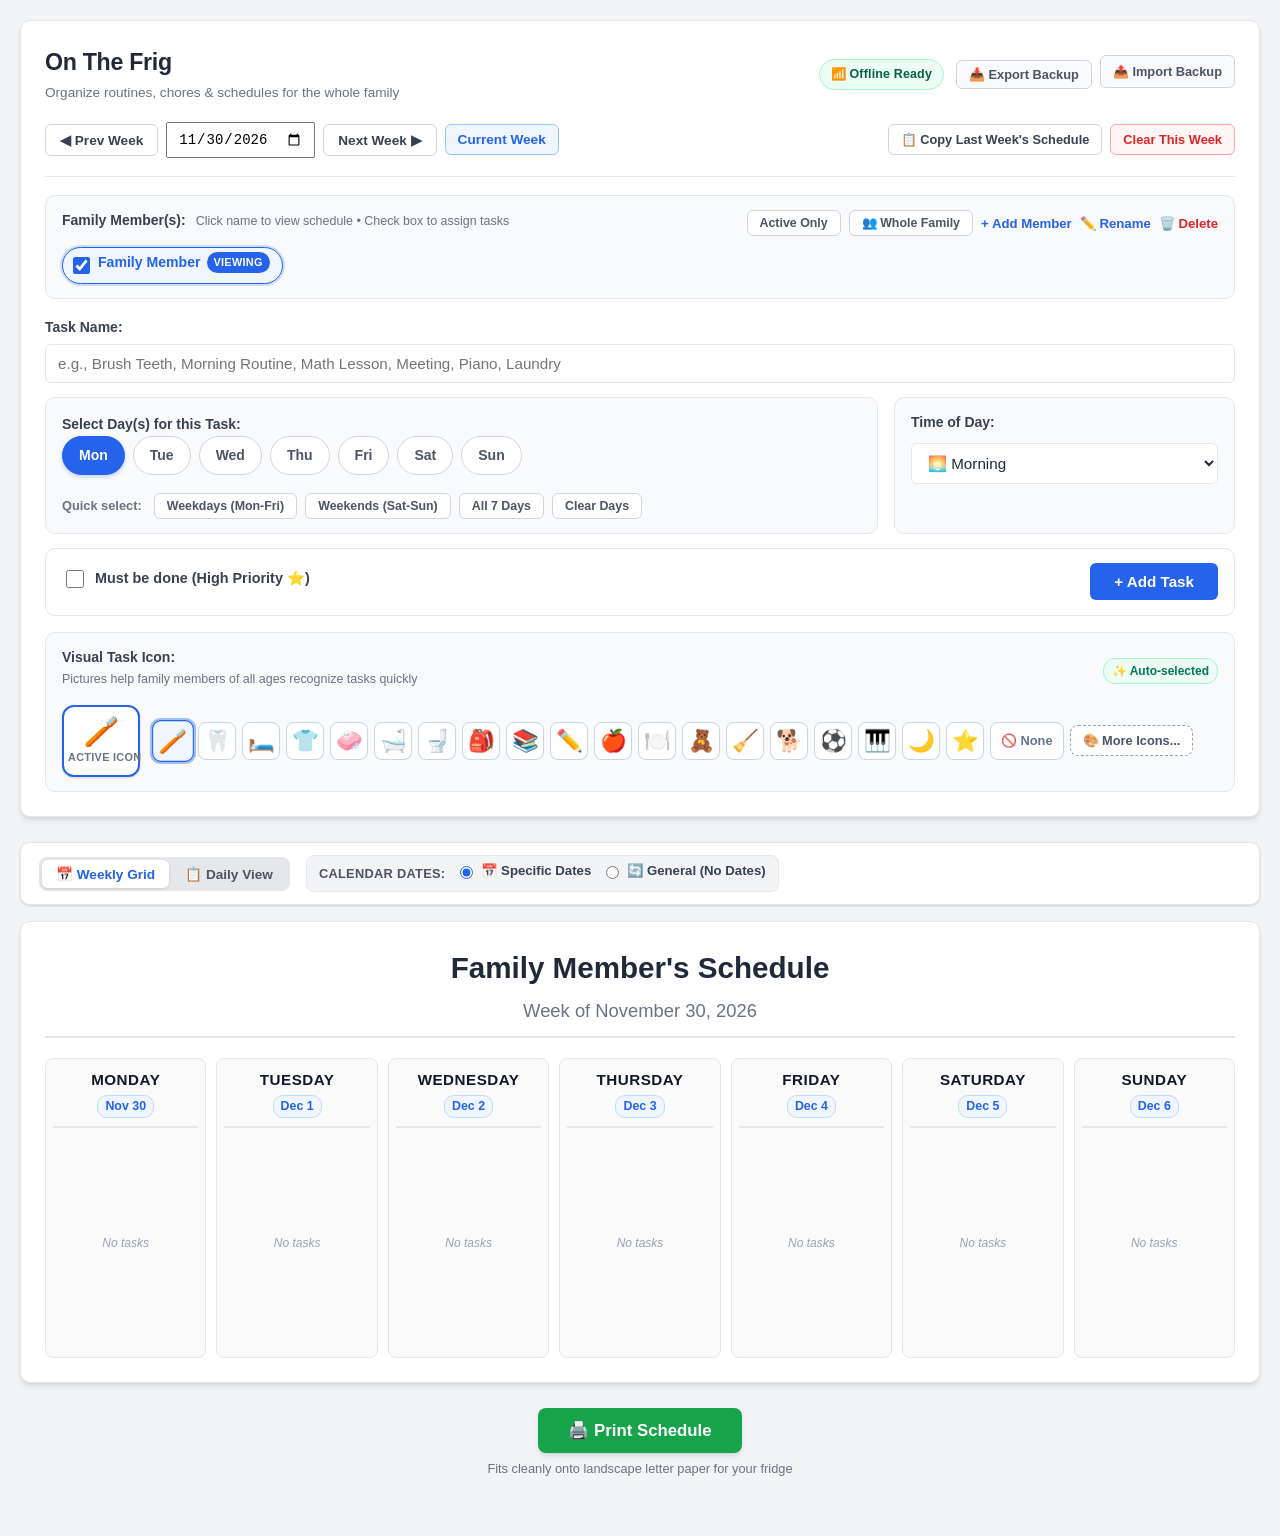
<file: index.html>
<!DOCTYPE html>
<html lang="en">
<head>
    <meta charset="UTF-8">
    <meta name="viewport" content="width=device-width, initial-scale=1.0">
    <title>On The Frig - Weekly Schedule & Daily Routine</title>
    <link rel="manifest" href="manifest.json">
    <meta name="theme-color" content="#2563eb">
    <link rel="apple-touch-icon" href="icon-192.png">
    <link rel="icon" type="image/png" href="icon-192.png">
    <link rel="stylesheet" href="style.css">
</head>
<body>

    <!-- Print / Offline Toast Notification Container -->
    <div id="toastNotification" class="toast-notification no-print" role="alert" aria-live="polite"></div>

    <div class="container">
        <!-- Controls & Planning Section (Hidden when printing) -->
        <div class="controls no-print">
            <div class="app-header">
                <div class="header-branding">
                    <h2>On The Frig</h2>
                    <span class="header-tagline">Organize routines, chores & schedules for the whole family</span>
                </div>
                <div class="header-actions">
                    <span id="offlineStatus" class="offline-badge" title="Works 100% offline — changes save automatically on this device">📶 Offline Ready</span>
                    <button type="button" id="installPwaBtn" class="btn-secondary-sm" style="display: none;" title="Install On The Frig to your home screen or desktop">📲 Install App</button>
                    <div class="backup-actions">
                        <button type="button" id="exportDataBtn" class="btn-secondary-sm" title="Download a backup file of all family members and schedules">📥 Export Backup</button>
                        <label class="btn-secondary-sm btn-file-label" title="Import schedule data from a backup file">
                            📤 Import Backup
                            <input type="file" id="importFileInput" accept=".json" style="display: none;">
                        </label>
                    </div>
                </div>
            </div>

            <!-- 1. Week Navigation & History Controls -->
            <div class="week-navigation-section">
                <div class="week-nav-controls">
                    <button type="button" id="prevWeekBtn" class="btn-nav" title="View previous week">◀ Prev Week</button>
                    
                    <div class="week-picker-wrapper">
                        <label for="weekDate" class="sr-only">Week of:</label>
                        <input type="date" id="weekDate" title="Select any date to jump to that week">
                    </div>

                    <button type="button" id="nextWeekBtn" class="btn-nav" title="View next week">Next Week ▶</button>
                    <button type="button" id="currentWeekBtn" class="btn-nav-outline" title="Jump to current week">Current Week</button>
                </div>

                <div class="week-tools">
                    <button type="button" id="copyPrevWeekBtn" class="btn-tool" title="Copy all tasks from the previous week into this week">📋 Copy Last Week's Schedule</button>
                    <button type="button" id="clearWeekBtn" class="btn-tool btn-tool-danger" title="Clear tasks for this week only">Clear This Week</button>
                </div>
            </div>

            <hr class="divider">

            <!-- 2. Task Creation & Family Member Form -->
            <div class="task-form">
                <!-- Combined Family Member Selection & Assignment Row (Positioned right above Task Name) -->
                <div class="family-member-section">
                    <div class="section-header">
                        <div class="family-label-group">
                            <label class="section-label">Family Member(s):</label>
                            <span class="family-hint">Click name to view schedule • Check box to assign tasks</span>
                        </div>
                        <div class="family-actions">
                            <button type="button" class="btn-preset" id="presetActiveChildOnly" title="Assign task to currently viewed member only">Active Only</button>
                            <button type="button" class="btn-preset" id="presetAllChildren" title="Assign task to all family members">👥 Whole Family</button>
                            <button type="button" id="addChildBtn" class="btn-link">+ Add Member</button>
                            <button type="button" id="renameChildBtn" class="btn-link" title="Rename currently selected family member">✏️ Rename</button>
                            <button type="button" id="deleteChildBtn" class="btn-link text-danger" title="Remove currently selected family member">🗑️ Delete</button>
                        </div>
                    </div>
                    <div class="family-chips-container" id="childTabsContainer">
                        <!-- Dynamically populated family member chips -->
                    </div>
                </div>

                <!-- Task Name Row -->
                <div class="form-row-task-name">
                    <div class="form-group flex-full">
                        <label for="taskName">Task Name:</label>
                        <input type="text" id="taskName" placeholder="e.g., Brush Teeth, Morning Routine, Math Lesson, Meeting, Piano, Laundry" list="taskHistory" autocomplete="off">
                        <datalist id="taskHistory"></datalist>
                    </div>
                </div>

                <!-- Days and Time Row (Time of Day dropdown is to the right of Select Day(s)) -->
                <div class="days-and-time-row">
                    <!-- Left: Select Day(s) for this Task -->
                    <div class="day-selection-section">
                        <label class="section-label">Select Day(s) for this Task:</label>
                        
                        <div class="day-chips" id="dayChipsContainer">
                            <label class="day-chip"><input type="checkbox" name="taskDay" value="Monday" checked><span>Mon</span></label>
                            <label class="day-chip"><input type="checkbox" name="taskDay" value="Tuesday"><span>Tue</span></label>
                            <label class="day-chip"><input type="checkbox" name="taskDay" value="Wednesday"><span>Wed</span></label>
                            <label class="day-chip"><input type="checkbox" name="taskDay" value="Thursday"><span>Thu</span></label>
                            <label class="day-chip"><input type="checkbox" name="taskDay" value="Friday"><span>Fri</span></label>
                            <label class="day-chip"><input type="checkbox" name="taskDay" value="Saturday"><span>Sat</span></label>
                            <label class="day-chip"><input type="checkbox" name="taskDay" value="Sunday"><span>Sun</span></label>
                        </div>

                        <div class="day-presets">
                            <span class="preset-label">Quick select:</span>
                            <button type="button" class="btn-preset" id="presetWeekdays">Weekdays (Mon-Fri)</button>
                            <button type="button" class="btn-preset" id="presetWeekends">Weekends (Sat-Sun)</button>
                            <button type="button" class="btn-preset" id="presetEveryday">All 7 Days</button>
                            <button type="button" class="btn-preset" id="presetClearDays">Clear Days</button>
                        </div>
                    </div>

                    <!-- Right: Time of Day Dropdown (includes Snack) -->
                    <div class="time-selection-section">
                        <div class="form-group time-group">
                            <label for="timeOfDay">Time of Day:</label>
                            <select id="timeOfDay">
                                <option value="Morning">🌅 Morning</option>
                                <option value="Snack">🍎 Snack</option>
                                <option value="Lunch">🥪 Lunch</option>
                                <option value="Afternoon">☀️ Afternoon</option>
                                <option value="Nighttime">🌙 Nighttime</option>
                            </select>
                        </div>
                    </div>
                </div>

                <!-- Priority Checkbox and + Add Task button to its right -->
                <div class="priority-and-add-row">
                    <label class="checkbox-label" for="isMustDo" title="Highlight this task as high priority">
                        <input type="checkbox" id="isMustDo">
                        <span>Must be done (High Priority ⭐)</span>
                    </label>
                    <button type="button" id="addTaskBtn" class="btn-primary">+ Add Task</button>
                </div>

                <!-- Visual Icon Selection -->
                <div class="icon-selection-section">
                    <div class="icon-header">
                        <label class="section-label">
                            Visual Task Icon:
                            <span class="icon-hint">Pictures help family members of all ages recognize tasks quickly</span>
                        </label>
                        <span id="autoIconBadge" class="auto-badge" title="Icon automatically detected from task name">✨ Auto-selected</span>
                    </div>

                    <div class="icon-picker-bar">
                        <div class="selected-icon-preview" id="selectedIconPreview" title="Current selected icon">
                            <span id="previewEmoji">🪥</span>
                            <span class="preview-label">Active Icon</span>
                        </div>

                        <div class="quick-icons" id="quickIconsContainer">
                            <!-- Popular Quick Icons -->
                            <button type="button" class="icon-chip active" data-icon="🪥" title="Toothbrush">🪥</button>
                            <button type="button" class="icon-chip" data-icon="🦷" title="Tooth">🦷</button>
                            <button type="button" class="icon-chip" data-icon="🛏️" title="Make Bed">🛏️</button>
                            <button type="button" class="icon-chip" data-icon="👕" title="Get Dressed">👕</button>
                            <button type="button" class="icon-chip" data-icon="🧼" title="Wash Hands">🧼</button>
                            <button type="button" class="icon-chip" data-icon="🛁" title="Bath / Shower">🛁</button>
                            <button type="button" class="icon-chip" data-icon="🚽" title="Bathroom">🚽</button>
                            <button type="button" class="icon-chip" data-icon="🎒" title="Pack Backpack / Bag">🎒</button>
                            <button type="button" class="icon-chip" data-icon="📚" title="Reading / Books">📚</button>
                            <button type="button" class="icon-chip" data-icon="✏️" title="Schoolwork / Writing">✏️</button>
                            <button type="button" class="icon-chip" data-icon="🍎" title="Snack / Fruit">🍎</button>
                            <button type="button" class="icon-chip" data-icon="🍽️" title="Eat Meal">🍽️</button>
                            <button type="button" class="icon-chip" data-icon="🧸" title="Clean Up Toys">🧸</button>
                            <button type="button" class="icon-chip" data-icon="🧹" title="Chore / Sweep">🧹</button>
                            <button type="button" class="icon-chip" data-icon="🐕" title="Pet Care">🐕</button>
                            <button type="button" class="icon-chip" data-icon="⚽" title="Play / Exercise / Sports">⚽</button>
                            <button type="button" class="icon-chip" data-icon="🎹" title="Music / Piano">🎹</button>
                            <button type="button" class="icon-chip" data-icon="🌙" title="Bedtime">🌙</button>
                            <button type="button" class="icon-chip" data-icon="⭐" title="Reward / Star">⭐</button>
                            <button type="button" class="icon-chip" data-icon="" title="No Icon / Text Only">🚫 None</button>
                            <button type="button" class="icon-chip-more" id="openMoreIconsBtn" title="Browse full icon categories">🎨 More Icons...</button>
                        </div>
                    </div>
                </div>
            </div>
        </div>

        <!-- View Mode Switcher & Calendar Options directly above the schedule -->
        <div class="schedule-top-bar no-print">
            <div class="schedule-top-left">
                <div class="view-mode-toggle" role="tablist" aria-label="Schedule View Modes">
                    <button type="button" id="viewWeeklyBtn" class="btn-mode active" title="Switch to 7-Day Weekly Grid View">📅 Weekly Grid</button>
                    <button type="button" id="viewDailyBtn" class="btn-mode" title="Switch to Daily View">📋 Daily View</button>
                </div>

                <!-- Radio buttons for numerical date vs general non-date schedule -->
                <div class="calendar-date-mode-toggle" title="Choose whether calendar columns display specific dates or a reusable generic schedule">
                    <span class="mode-label">Calendar Dates:</span>
                    <label class="date-mode-radio">
                        <input type="radio" name="calendarDateMode" value="dated" checked>
                        <span>📅 Specific Dates</span>
                    </label>
                    <label class="date-mode-radio">
                        <input type="radio" name="calendarDateMode" value="general">
                        <span>🔄 General (No Dates)</span>
                    </label>
                </div>
            </div>

            <!-- Print status banner -->
            <div id="printStatusBanner" class="print-status-banner" style="display: none;" title="Print activity status">
                <span class="print-status-icon">🖨️</span>
                <span id="printStatusText">Last printed: Today</span>
            </div>
        </div>

        <!-- VIEW 1: Printable 7-Day Schedule Grid -->
        <div id="printableArea" class="schedule-view">
            <div id="scheduleHeader">
                <h1 id="displayName">Family Member's Schedule</h1>
                <h2 id="displayDate">Week of...</h2>
            </div>
            <div class="schedule-grid" id="schedule-grid-container">
                <!-- Dynamically populated day columns -->
            </div>
        </div>

        <!-- VIEW 2: Daily View (Picture Routine Cards) -->
        <div id="earlyReaderView" class="schedule-view" style="display: none;">
            <div class="reader-board-header">
                <div class="reader-header-info">
                    <h1 id="readerDisplayName">Family Member's Daily Routine</h1>
                    <div class="reader-subhead">
                        <span id="readerDisplayDate">Today's Routine</span>
                        <span class="early-reader-badge">📋 Daily Routine View</span>
                    </div>
                </div>
                
                <!-- Day selector for Daily View -->
                <div class="reader-day-selector no-print" id="readerDaySelector">
                    <!-- Monday .. Sunday tabs -->
                </div>
            </div>

            <div class="reader-routine-container" id="readerRoutineContainer">
                <!-- Dynamically populated Time of Day cards -->
            </div>
        </div>
        
        <!-- Print Action & Status Bar -->
        <div class="print-action-bar no-print">
            <div class="print-button-group">
                <button id="printBtn" class="btn-print">🖨️ Print Schedule</button>
                <span class="print-hint" id="printHint">Fits cleanly onto landscape letter paper for your fridge</span>
            </div>
            <span id="lastPrintedHint" class="last-printed-hint"></span>
        </div>
    </div>

    <!-- More Icons Modal -->
    <div id="iconModal" class="modal-overlay" style="display: none;">
        <div class="modal-card">
            <div class="modal-header">
                <h3>Select a Visual Icon</h3>
                <button type="button" id="closeIconModalBtn" class="modal-close-btn">✕</button>
            </div>
            <div class="modal-body" id="iconCategoriesContainer">
                <!-- Populated dynamically with categorized emoji sets -->
            </div>
        </div>
    </div>

    <!-- Edit Task Modal -->
    <div id="editTaskModal" class="modal-overlay" style="display: none;">
        <div class="modal-card">
            <div class="modal-header">
                <h3>Edit Task</h3>
                <button type="button" id="closeEditModalBtn" class="modal-close-btn">✕</button>
            </div>
            <div class="modal-body">
                <div class="form-group">
                    <label for="editTaskName">Task Name:</label>
                    <input type="text" id="editTaskName">
                </div>
                <div class="form-group" style="margin-top: 12px;">
                    <label for="editTimeOfDay">Time of Day:</label>
                    <select id="editTimeOfDay">
                        <option value="Morning">🌅 Morning</option>
                        <option value="Snack">🍎 Snack</option>
                        <option value="Lunch">🥪 Lunch</option>
                        <option value="Afternoon">☀️ Afternoon</option>
                        <option value="Nighttime">🌙 Nighttime</option>
                    </select>
                </div>
                <div class="form-group" style="margin-top: 12px;">
                    <label>Task Icon:</label>
                    <div class="edit-icon-picker" id="editIconPicker">
                        <!-- Quick icons in edit dialog -->
                    </div>
                </div>
                <div class="form-group" style="margin-top: 12px;">
                    <label class="checkbox-label" for="editIsMustDo">
                        <input type="checkbox" id="editIsMustDo">
                        <span>Must be done (High Priority ⭐)</span>
                    </label>
                </div>
                <div class="modal-actions">
                    <button type="button" id="saveEditTaskBtn" class="btn-primary">Save Changes</button>
                    <button type="button" id="cancelEditTaskBtn" class="btn-tool">Cancel</button>
                </div>
            </div>
        </div>
    </div>

    <!-- Safe Delete Confirmation Modal (Prevents accidental deletions) -->
    <div id="deleteModal" class="modal-overlay" style="display: none;">
        <div class="modal-card modal-card-sm">
            <div class="modal-header">
                <h3>Delete Recurring Task</h3>
                <button type="button" id="closeDeleteModalBtn" class="modal-close-btn">✕</button>
            </div>
            <div class="modal-body">
                <p id="deleteModalMessage">This task occurs on multiple days this week. How would you like to delete it?</p>
                <div class="delete-modal-actions">
                    <button type="button" id="deleteSeriesBtn" class="btn-tool btn-tool-danger">Delete All Days This Week</button>
                    <button type="button" id="deleteSingleBtn" class="btn-tool">Delete Only This Day</button>
                    <button type="button" id="cancelDeleteModalBtn" class="btn-secondary-sm">Cancel (Keep Task)</button>
                </div>
            </div>
        </div>
    </div>

    <script src="script.js"></script>
</body>
</html>
</file>
<file: style.css>
/* --- Base Variables & Reset --- */
:root {
    --primary-color: #2563eb;
    --primary-hover: #1d4ed8;
    --primary-light: #eff6ff;
    --success-color: #16a34a;
    --success-hover: #15803d;
    --danger-color: #dc2626;
    --danger-hover: #b91c1c;
    --purple-color: #7c3aed;
    --purple-light: #f5f3ff;
    --amber-color: #d97706;
    --amber-light: #fffbeb;
    --bg-color: #f3f4f6;
    --card-bg: #ffffff;
    --text-main: #1f2937;
    --text-muted: #6b7280;
    --border-color: #e5e7eb;
    --border-focus: #93c5fd;
    --radius: 10px;
    --radius-sm: 6px;
    --shadow: 0 1px 3px rgba(0, 0, 0, 0.1), 0 1px 2px rgba(0, 0, 0, 0.06);
    --shadow-md: 0 4px 6px -1px rgba(0, 0, 0, 0.1), 0 2px 4px -1px rgba(0, 0, 0, 0.06);
    --shadow-lg: 0 10px 15px -3px rgba(0, 0, 0, 0.1), 0 4px 6px -2px rgba(0, 0, 0, 0.05);
}

* {
    box-sizing: border-box;
}

body {
    font-family: -apple-system, BlinkMacSystemFont, "Segoe UI", Roboto, Helvetica, Arial, sans-serif;
    background-color: var(--bg-color);
    color: var(--text-main);
    margin: 0;
    padding: 20px;
    line-height: 1.5;
}

.container {
    max-width: 1340px;
    margin: 0 auto;
}

/* --- Controls & Card Styles --- */
.controls {
    background-color: var(--card-bg);
    padding: 24px;
    border-radius: var(--radius);
    box-shadow: var(--shadow-md);
    margin-bottom: 25px;
    border: 1px solid var(--border-color);
}

.app-header {
    display: flex;
    justify-content: space-between;
    align-items: center;
    margin-bottom: 18px;
    flex-wrap: wrap;
    gap: 14px;
}

.header-branding h2 {
    margin: 0;
    font-size: 1.45rem;
    font-weight: 800;
    color: var(--text-main);
    letter-spacing: -0.3px;
}

.header-tagline {
    font-size: 0.85rem;
    color: var(--text-muted);
    font-weight: 500;
}

.header-actions {
    display: flex;
    align-items: center;
    gap: 12px;
    flex-wrap: wrap;
}

/* --- View Mode Switcher --- */
.view-mode-toggle {
    display: inline-flex;
    background-color: #e5e7eb;
    padding: 3px;
    border-radius: 8px;
    gap: 2px;
}

.btn-mode {
    padding: 6px 14px;
    background: transparent;
    border: none;
    border-radius: 6px;
    font-size: 0.85rem;
    font-weight: 700;
    color: #4b5563;
    cursor: pointer;
    transition: all 0.15s ease;
}

.btn-mode:hover {
    color: var(--text-main);
}

.btn-mode.active {
    background-color: #ffffff;
    color: var(--primary-color);
    box-shadow: 0 1px 3px rgba(0, 0, 0, 0.12);
}

.backup-actions {
    display: flex;
    gap: 8px;
    align-items: center;
    flex-wrap: wrap;
}

.offline-badge {
    display: inline-flex;
    align-items: center;
    padding: 5px 11px;
    background-color: #ecfdf5;
    border: 1px solid #a7f3d0;
    color: #065f46;
    border-radius: 20px;
    font-size: 0.775rem;
    font-weight: 700;
    letter-spacing: 0.2px;
}

.offline-badge.offline-active {
    background-color: #fef3c7;
    border-color: #fde68a;
    color: #92400e;
}

.toast-notification {
    position: fixed;
    top: 20px;
    right: 20px;
    z-index: 9999;
    background: #1e293b;
    color: #ffffff;
    padding: 12px 20px;
    border-radius: 8px;
    box-shadow: var(--shadow-lg);
    font-size: 0.9rem;
    font-weight: 600;
    display: none;
    align-items: center;
    gap: 10px;
    max-width: 90vw;
}

.btn-secondary-sm {
    padding: 6px 12px;
    background-color: #f9fafb;
    border: 1px solid #d1d5db;
    border-radius: 6px;
    font-size: 0.8rem;
    font-weight: 600;
    color: #4b5563;
    cursor: pointer;
    transition: background-color 0.15s, border-color 0.15s;
    text-decoration: none;
    display: inline-flex;
    align-items: center;
    gap: 4px;
}

.btn-secondary-sm:hover {
    background-color: #e5e7eb;
    border-color: #9ca3af;
}

.btn-file-label {
    cursor: pointer;
}

.divider {
    margin: 18px 0;
    border: 0;
    border-top: 1px solid var(--border-color);
}

/* --- Combined Family Member Selection & Assignment Section --- */
.family-member-section {
    margin-bottom: 18px;
    background-color: #f8fafc;
    border: 1px solid #e2e8f0;
    border-radius: var(--radius);
    padding: 14px 16px;
}

.family-label-group {
    display: flex;
    align-items: baseline;
    gap: 10px;
    flex-wrap: wrap;
}

.family-hint {
    font-size: 0.78rem;
    color: var(--text-muted);
    font-weight: 500;
}

.family-actions {
    display: flex;
    gap: 8px;
    align-items: center;
    flex-wrap: wrap;
}

.family-chips-container {
    display: flex;
    flex-wrap: wrap;
    gap: 10px;
    align-items: center;
    margin-top: 10px;
}

.family-chip {
    display: inline-flex;
    align-items: center;
    background-color: #ffffff;
    border: 1.5px solid #cbd5e1;
    border-radius: 24px;
    padding: 4px 12px 4px 10px;
    cursor: pointer;
    transition: all 0.15s ease;
    user-select: none;
    box-shadow: 0 1px 2px rgba(0, 0, 0, 0.05);
    gap: 8px;
}

.family-chip:hover {
    border-color: var(--primary-color);
    background-color: #f0f7ff;
}

.family-chip.active-viewing {
    border-color: var(--primary-color);
    background-color: #eff6ff;
    box-shadow: 0 0 0 2px rgba(37, 99, 235, 0.2);
}

.family-chip-checkbox {
    width: 17px;
    height: 17px;
    cursor: pointer;
    accent-color: var(--primary-color);
    margin: 0;
}

.family-chip-label {
    display: inline-flex;
    align-items: center;
    gap: 6px;
    cursor: pointer;
}

.family-chip-name {
    font-size: 0.88rem;
    font-weight: 600;
    color: #374151;
}

.family-chip.active-viewing .family-chip-name {
    color: var(--primary-color);
    font-weight: 700;
}

.viewing-badge {
    font-size: 0.68rem;
    font-weight: 700;
    color: #ffffff;
    background-color: var(--primary-color);
    padding: 2px 7px;
    border-radius: 12px;
    letter-spacing: 0.3px;
    text-transform: uppercase;
    display: inline-block;
}

.section-header {
    display: flex;
    justify-content: space-between;
    align-items: center;
    margin-bottom: 4px;
    flex-wrap: wrap;
    gap: 8px;
}

.section-label {
    font-weight: 700;
    font-size: 0.875rem;
    color: #374151;
}

.btn-link {
    background: none;
    border: none;
    color: var(--primary-color);
    font-size: 0.825rem;
    font-weight: 600;
    cursor: pointer;
    padding: 0;
}

.btn-link:hover {
    text-decoration: underline;
}

.btn-link.text-danger {
    color: var(--danger-color);
}

.child-tabs {
    display: flex;
    flex-wrap: wrap;
    gap: 8px;
    align-items: center;
}

.child-tab {
    padding: 8px 18px;
    background-color: #f3f4f6;
    border: 1px solid #d1d5db;
    border-radius: 20px;
    font-size: 0.9rem;
    font-weight: 600;
    color: #4b5563;
    cursor: pointer;
    transition: all 0.15s ease;
}

.child-tab:hover {
    background-color: #e5e7eb;
    border-color: #9ca3af;
}

.child-tab.active {
    background-color: var(--primary-color);
    color: #ffffff;
    border-color: var(--primary-color);
    box-shadow: 0 2px 4px rgba(37, 99, 235, 0.25);
}

/* --- Week Navigation Section --- */
.week-navigation-section {
    display: flex;
    justify-content: space-between;
    align-items: center;
    flex-wrap: wrap;
    gap: 14px;
}

.week-nav-controls {
    display: flex;
    align-items: center;
    gap: 8px;
    flex-wrap: wrap;
}

.week-picker-wrapper input[type="date"] {
    padding: 7px 10px;
    font-size: 0.875rem;
    width: auto;
    font-weight: 500;
}

.btn-nav {
    padding: 7px 14px;
    background-color: #ffffff;
    border: 1px solid #d1d5db;
    border-radius: 6px;
    font-size: 0.85rem;
    font-weight: 600;
    color: #374151;
    cursor: pointer;
    transition: all 0.15s;
}

.btn-nav:hover {
    background-color: #f3f4f6;
    border-color: #9ca3af;
}

.btn-nav-outline {
    padding: 7px 12px;
    background-color: var(--primary-light);
    border: 1px solid var(--border-focus);
    border-radius: 6px;
    font-size: 0.85rem;
    font-weight: 600;
    color: var(--primary-color);
    cursor: pointer;
    transition: all 0.15s;
}

.btn-nav-outline:hover {
    background-color: #dbeafe;
}

.week-tools {
    display: flex;
    gap: 8px;
    flex-wrap: wrap;
}

.btn-tool {
    padding: 7px 12px;
    background-color: #ffffff;
    border: 1px solid #d1d5db;
    border-radius: 6px;
    font-size: 0.8rem;
    font-weight: 600;
    color: #374151;
    cursor: pointer;
    transition: all 0.15s;
}

.btn-tool:hover {
    background-color: #f3f4f6;
    border-color: #9ca3af;
}

.btn-tool-danger {
    color: var(--danger-color);
    border-color: #fca5a5;
    background-color: #fff5f5;
}

.btn-tool-danger:hover {
    background-color: #fee2e2;
    border-color: var(--danger-color);
}

/* --- Task Creation Form Layout --- */
.form-row-task-name {
    margin-bottom: 14px;
}

.form-group {
    display: flex;
    flex-direction: column;
}

.form-group.flex-full {
    width: 100%;
}

.form-group.flex-2 {
    grid-column: span 2;
}

/* --- Days and Time Row (Time of Day is to the right of Select Days) --- */
.days-and-time-row {
    display: flex;
    align-items: stretch;
    gap: 16px;
    margin-bottom: 14px;
}

.days-and-time-row .day-selection-section {
    flex: 3 1 440px;
    margin-top: 0;
    margin-bottom: 0;
    padding: 14px 16px;
    background-color: #f9fafb;
    border: 1px solid var(--border-color);
    border-radius: var(--radius);
}

.days-and-time-row .time-selection-section {
    flex: 1 1 210px;
    min-width: 190px;
    background-color: #f9fafb;
    border: 1px solid var(--border-color);
    border-radius: var(--radius);
    padding: 14px 16px;
    display: flex;
    flex-direction: column;
    justify-content: flex-start;
}

.days-and-time-row .time-selection-section .time-group {
    height: 100%;
    justify-content: flex-start;
}

.days-and-time-row .time-selection-section select {
    margin-top: 4px;
}

/* Row with Priority Checkbox and + Add Task button to its right */
.priority-and-add-row {
    display: flex;
    align-items: center;
    justify-content: space-between;
    gap: 16px;
    background-color: #ffffff;
    border: 1px solid var(--border-color);
    border-radius: var(--radius);
    padding: 10px 16px;
    margin-bottom: 16px;
    flex-wrap: wrap;
}

.priority-and-add-row .btn-primary {
    white-space: nowrap;
    padding: 10px 24px;
}

label {
    margin-bottom: 6px;
    font-weight: 600;
    font-size: 0.875rem;
    color: #374151;
}

input[type="text"],
select {
    width: 100%;
    padding: 10px 12px;
    border: 1px solid var(--border-color);
    border-radius: 6px;
    background-color: #fff;
    font-size: 0.95rem;
    color: var(--text-main);
    transition: border-color 0.15s ease, box-shadow 0.15s ease;
}

input[type="text"]:focus,
input[type="date"]:focus,
select:focus {
    outline: none;
    border-color: var(--primary-color);
    box-shadow: 0 0 0 3px rgba(37, 99, 235, 0.15);
}

.checkbox-label {
    display: inline-flex;
    align-items: center;
    gap: 8px;
    cursor: pointer;
    font-weight: 600;
    font-size: 0.9rem;
    padding: 8px 0;
    user-select: none;
}

.checkbox-label input[type="checkbox"] {
    width: 18px;
    height: 18px;
    cursor: pointer;
    accent-color: var(--primary-color);
}

/* --- Early Reader Icon Selection Section --- */
.icon-selection-section {
    margin-top: 16px;
    padding: 14px 16px;
    background-color: #f8fafc;
    border: 1px solid #e2e8f0;
    border-radius: var(--radius);
}

.icon-header {
    display: flex;
    justify-content: space-between;
    align-items: center;
    margin-bottom: 10px;
    flex-wrap: wrap;
    gap: 8px;
}

.icon-hint {
    display: block;
    font-size: 0.78rem;
    font-weight: normal;
    color: var(--text-muted);
    margin-top: 2px;
}

.auto-badge {
    display: inline-block;
    padding: 3px 8px;
    background-color: #ecfdf5;
    border: 1px solid #a7f3d0;
    color: #047857;
    border-radius: 12px;
    font-size: 0.75rem;
    font-weight: 600;
    transition: opacity 0.2s;
}

.icon-picker-bar {
    display: flex;
    align-items: center;
    gap: 14px;
    flex-wrap: wrap;
}

/* Centered Active Icon Preview Box */
.selected-icon-preview {
    display: flex;
    flex-direction: column;
    align-items: center;
    justify-content: center;
    width: 78px;
    min-width: 78px;
    height: 72px;
    padding: 6px 4px;
    background: #ffffff;
    border: 2px solid var(--primary-color);
    border-radius: 12px;
    box-shadow: var(--shadow);
    flex-shrink: 0;
    text-align: center;
}

#previewEmoji {
    font-size: 1.85rem;
    line-height: 1;
    display: flex;
    align-items: center;
    justify-content: center;
    width: 100%;
    text-align: center;
    margin: 0 auto;
}

.preview-label {
    font-size: 0.68rem;
    font-weight: 700;
    color: var(--text-muted);
    text-transform: uppercase;
    margin-top: 4px;
    text-align: center;
    letter-spacing: 0.3px;
    width: 100%;
    white-space: nowrap;
    display: block;
}

.quick-icons {
    display: flex;
    flex-wrap: wrap;
    gap: 6px;
    align-items: center;
    flex: 1;
}

.icon-chip {
    width: 38px;
    height: 38px;
    font-size: 1.35rem;
    display: inline-flex;
    align-items: center;
    justify-content: center;
    background-color: #ffffff;
    border: 1px solid #cbd5e1;
    border-radius: 8px;
    cursor: pointer;
    transition: all 0.15s ease;
    padding: 0;
    user-select: none;
}

.icon-chip[data-icon=""] {
    width: auto;
    padding: 0 10px;
    font-size: 0.8rem;
    font-weight: 600;
    color: #64748b;
}

.icon-chip:hover {
    background-color: #e2e8f0;
    transform: scale(1.08);
}

.icon-chip.active {
    border-color: var(--primary-color);
    background-color: #eff6ff;
    box-shadow: 0 0 0 2px rgba(37, 99, 235, 0.4);
    transform: scale(1.1);
}

.icon-chip-more {
    padding: 7px 12px;
    background-color: #ffffff;
    border: 1px dashed #94a3b8;
    border-radius: 8px;
    font-size: 0.8rem;
    font-weight: 600;
    color: #475569;
    cursor: pointer;
    transition: all 0.15s ease;
}

.icon-chip-more:hover {
    background-color: #f1f5f9;
    border-color: var(--primary-color);
    color: var(--primary-color);
}

/* --- Multi-Child Assignment Section --- */
.child-assign-section {
    margin-top: 16px;
    padding: 14px 16px;
    background-color: #f8fafc;
    border: 1px solid #e2e8f0;
    border-radius: var(--radius);
}

.assign-header {
    display: flex;
    justify-content: space-between;
    align-items: center;
    margin-bottom: 10px;
    flex-wrap: wrap;
    gap: 8px;
}

.child-assign-presets {
    display: flex;
    gap: 6px;
}

.child-assign-chips {
    display: flex;
    flex-wrap: wrap;
    gap: 8px;
}

.child-assign-chip {
    cursor: pointer;
    user-select: none;
}

.child-assign-chip input[type="checkbox"] {
    position: absolute;
    opacity: 0;
    pointer-events: none;
}

.child-assign-chip span {
    display: inline-flex;
    align-items: center;
    gap: 6px;
    padding: 7px 16px;
    background-color: #ffffff;
    border: 1px solid #cbd5e1;
    border-radius: 20px;
    font-size: 0.875rem;
    font-weight: 600;
    color: #475569;
    transition: all 0.15s ease-in-out;
}

.child-assign-chip input[type="checkbox"]:checked + span {
    background-color: #10b981;
    color: #ffffff;
    border-color: #059669;
    box-shadow: 0 2px 4px rgba(16, 185, 129, 0.25);
}

.child-assign-chip:hover span {
    border-color: #10b981;
}

/* --- Recurring / Multi-Day Selection Chips --- */
.day-selection-section {
    margin-top: 16px;
    padding: 14px 16px;
    background-color: #f9fafb;
    border: 1px solid var(--border-color);
    border-radius: var(--radius);
}

.day-chips {
    display: flex;
    flex-wrap: wrap;
    gap: 8px;
    margin-bottom: 12px;
}

.day-chip {
    cursor: pointer;
    user-select: none;
}

.day-chip input[type="checkbox"] {
    position: absolute;
    opacity: 0;
    pointer-events: none;
}

.day-chip span {
    display: inline-block;
    padding: 8px 16px;
    background-color: #ffffff;
    border: 1px solid #d1d5db;
    border-radius: 20px;
    font-size: 0.875rem;
    font-weight: 600;
    color: #4b5563;
    transition: all 0.15s ease-in-out;
}

.day-chip input[type="checkbox"]:checked + span {
    background-color: var(--primary-color);
    color: #ffffff;
    border-color: var(--primary-color);
    box-shadow: 0 2px 4px rgba(37, 99, 235, 0.25);
}

.day-chip:hover span {
    border-color: var(--primary-color);
}

.day-presets {
    display: flex;
    flex-wrap: wrap;
    align-items: center;
    gap: 8px;
}

.preset-label {
    font-size: 0.8rem;
    font-weight: 600;
    color: var(--text-muted);
    margin-right: 4px;
}

.btn-preset {
    padding: 5px 12px;
    background-color: #ffffff;
    border: 1px solid #d1d5db;
    border-radius: 6px;
    font-size: 0.775rem;
    font-weight: 600;
    color: #4b5563;
    cursor: pointer;
    transition: background-color 0.15s, border-color 0.15s;
}

.btn-preset:hover {
    background-color: #e5e7eb;
    border-color: #9ca3af;
}

/* --- Buttons --- */
button {
    font-family: inherit;
}

.form-actions {
    display: flex;
    gap: 12px;
    margin-top: 18px;
    align-items: center;
}

.btn-primary {
    padding: 10px 24px;
    background-color: var(--primary-color);
    color: #ffffff;
    border: none;
    border-radius: 6px;
    cursor: pointer;
    font-size: 0.95rem;
    font-weight: 700;
    transition: background-color 0.15s;
}

.btn-primary:hover {
    background-color: var(--primary-hover);
}

.print-action-bar {
    text-align: center;
    margin: 25px 0 10px 0;
    display: flex;
    flex-direction: column;
    align-items: center;
    gap: 8px;
}

.print-button-group {
    display: flex;
    flex-direction: column;
    align-items: center;
    gap: 6px;
}

.btn-print {
    padding: 12px 30px;
    background-color: var(--success-color);
    color: #ffffff;
    border: none;
    border-radius: 8px;
    cursor: pointer;
    font-size: 1.05rem;
    font-weight: 700;
    box-shadow: var(--shadow-md);
    transition: background-color 0.15s, transform 0.05s;
}

.btn-print:hover {
    background-color: var(--success-hover);
}

.btn-print:active {
    transform: translateY(1px);
}

.print-hint {
    font-size: 0.8rem;
    color: var(--text-muted);
}

.last-printed-hint {
    font-size: 0.825rem;
    font-weight: 600;
    color: #059669;
    min-height: 1.2rem;
}

/* --- Schedule Top Bar (Directly Above Schedule) --- */
.schedule-top-bar {
    display: flex;
    justify-content: space-between;
    align-items: center;
    background: var(--card-bg);
    padding: 12px 18px;
    border-radius: var(--radius);
    border: 1px solid var(--border-color);
    box-shadow: var(--shadow);
    margin-bottom: 16px;
    flex-wrap: wrap;
    gap: 12px;
}

.schedule-top-left {
    display: flex;
    align-items: center;
    gap: 16px;
    flex-wrap: wrap;
}

/* Requirement 6: Date Format Mode (Show Dates vs General Reusable Schedule) */
.calendar-date-mode-toggle {
    display: inline-flex;
    align-items: center;
    gap: 10px;
    background-color: #f3f4f6;
    padding: 5px 12px;
    border-radius: 8px;
    border: 1px solid #e5e7eb;
}

.mode-label {
    font-size: 0.8rem;
    font-weight: 700;
    color: #4b5563;
    text-transform: uppercase;
    letter-spacing: 0.3px;
}

.date-mode-radio {
    display: inline-flex;
    align-items: center;
    gap: 5px;
    cursor: pointer;
    font-size: 0.825rem;
    font-weight: 600;
    color: #374151;
    user-select: none;
}

.date-mode-radio input[type="radio"] {
    cursor: pointer;
    accent-color: var(--primary-color);
}

/* Requirement 7: Print status banner */
.print-status-banner {
    display: inline-flex;
    align-items: center;
    gap: 6px;
    background-color: #ecfdf5;
    border: 1px solid #a7f3d0;
    color: #065f46;
    padding: 6px 14px;
    border-radius: 20px;
    font-size: 0.825rem;
    font-weight: 600;
}

.print-status-icon {
    font-size: 1rem;
}

/* --- VIEW 1: Schedule Display Area (Weekly Grid) --- */
#printableArea {
    background-color: var(--card-bg);
    padding: 24px;
    border-radius: var(--radius);
    box-shadow: var(--shadow-md);
    border: 1px solid var(--border-color);
}

#scheduleHeader {
    text-align: center;
    margin-bottom: 20px;
    padding-bottom: 12px;
    border-bottom: 2px solid var(--border-color);
}

#scheduleHeader h1 {
    margin: 0 0 6px 0;
    font-size: 1.85rem;
    font-weight: 800;
    color: var(--text-main);
}

#scheduleHeader h2 {
    margin: 0;
    font-size: 1.15rem;
    font-weight: 500;
    color: var(--text-muted);
}

.schedule-grid {
    display: grid;
    grid-template-columns: repeat(7, 1fr);
    gap: 10px;
}

.day-column {
    background-color: #fafafa;
    border: 1px solid var(--border-color);
    border-radius: 8px;
    padding: 10px 7px;
    display: flex;
    flex-direction: column;
    min-height: 300px;
    min-width: 0;
}

.day-column-header {
    text-align: center;
    margin: 0 0 10px 0;
    padding-bottom: 8px;
    border-bottom: 2px solid #e5e7eb;
}

.day-column-header h3 {
    margin: 0;
    padding: 0;
    font-size: 0.95rem;
    font-weight: 800;
    color: #111827;
    border: none;
    text-transform: uppercase;
    letter-spacing: 0.5px;
}

.day-numerical-date {
    display: inline-block;
    margin-top: 3px;
    font-size: 0.775rem;
    font-weight: 700;
    color: var(--primary-color);
    background-color: var(--primary-light);
    border: 1px solid #bfdbfe;
    padding: 1px 7px;
    border-radius: 10px;
}

.time-block {
    margin-bottom: 12px;
}

.time-block h4 {
    margin: 0 0 6px 2px;
    color: #4b5563;
    font-size: 0.8rem;
    font-weight: 700;
    text-transform: uppercase;
    letter-spacing: 0.3px;
    display: flex;
    align-items: center;
    gap: 4px;
}

.time-block ul {
    list-style: none;
    margin: 0;
    padding: 0;
}

.time-block li {
    background-color: #ffffff;
    padding: 5px 6px;
    border-radius: 6px;
    margin-bottom: 5px;
    border: 1px solid #e5e7eb;
    box-shadow: 0 1px 2px rgba(0, 0, 0, 0.04);
    display: flex;
    align-items: center;
    gap: 6px;
    font-size: 0.825rem;
    transition: background-color 0.15s, border-color 0.15s;
    position: relative;
    min-width: 0;
}

.time-block li:hover {
    background-color: #f9fafb;
    border-color: #cbd5e1;
}

.time-block li.completed {
    background-color: #f8fafc;
    border-color: #e2e8f0;
}

.time-block li.completed .task-name {
    text-decoration: line-through;
    color: #9ca3af;
}

.time-block li.completed .task-icon {
    opacity: 0.5;
    filter: grayscale(0.5);
}

.task-checkbox {
    cursor: pointer;
    min-width: 15px;
    width: 15px;
    height: 15px;
    accent-color: var(--primary-color);
    flex-shrink: 0;
    margin: 0;
}

.task-icon {
    font-size: 1.15rem;
    line-height: 1;
    flex-shrink: 0;
    display: inline-flex;
    align-items: center;
    justify-content: center;
    width: 20px;
    text-align: center;
}

/* Smooth unfragmented task text wrapping */
.task-name {
    flex: 1 1 auto;
    min-width: 0;
    overflow-wrap: break-word;
    word-break: normal;
    hyphens: auto;
    font-size: 0.825rem;
    line-height: 1.35;
    color: var(--text-main);
}

.task-must-do-badge {
    color: #d97706;
    font-size: 0.8rem;
    margin-left: 2px;
}

/* Overlay action buttons on hover so they never steal layout width from text */
.task-item-actions {
    position: absolute;
    right: 3px;
    top: 50%;
    transform: translateY(-50%);
    background: rgba(255, 255, 255, 0.96);
    border: 1px solid #d1d5db;
    border-radius: 4px;
    box-shadow: 0 1px 4px rgba(0, 0, 0, 0.15);
    display: none;
    align-items: center;
    gap: 2px;
    padding: 1px 3px;
    z-index: 5;
}

.time-block li:hover .task-item-actions {
    display: flex;
}

.task-btn-action {
    background: transparent;
    border: none;
    color: #64748b;
    cursor: pointer;
    padding: 2px 4px;
    font-size: 0.75rem;
    border-radius: 3px;
    transition: color 0.15s, background-color 0.15s;
    line-height: 1;
}

.task-btn-action:hover {
    color: var(--primary-color);
    background-color: #eff6ff;
}

.delete-task-btn:hover {
    color: var(--danger-color) !important;
    background-color: #fee2e2 !important;
}

.day-empty-hint {
    color: #9ca3af;
    font-size: 0.75rem;
    text-align: center;
    font-style: italic;
    margin-top: auto;
    margin-bottom: auto;
    padding: 20px 0;
}

/* --- VIEW 2: Early Reader Picture Routine Board --- */
#earlyReaderView {
    background-color: var(--card-bg);
    padding: 24px;
    border-radius: var(--radius);
    box-shadow: var(--shadow-md);
    border: 1px solid var(--border-color);
}

.reader-board-header {
    display: flex;
    justify-content: space-between;
    align-items: center;
    flex-wrap: wrap;
    gap: 16px;
    margin-bottom: 24px;
    padding-bottom: 16px;
    border-bottom: 2px solid var(--border-color);
}

.reader-header-info h1 {
    margin: 0 0 4px 0;
    font-size: 2rem;
    font-weight: 800;
    color: var(--text-main);
}

.reader-subhead {
    display: flex;
    align-items: center;
    gap: 10px;
    font-size: 1.05rem;
    color: var(--text-muted);
}

.early-reader-badge {
    background-color: #fdf2f8;
    color: #db2777;
    border: 1px solid #fbcfe8;
    padding: 2px 10px;
    border-radius: 12px;
    font-size: 0.8rem;
    font-weight: 700;
}

.reader-day-selector {
    display: flex;
    gap: 6px;
    flex-wrap: wrap;
}

.reader-day-btn {
    padding: 8px 14px;
    background-color: #f3f4f6;
    border: 1px solid #d1d5db;
    border-radius: 8px;
    font-size: 0.9rem;
    font-weight: 700;
    color: #4b5563;
    cursor: pointer;
    transition: all 0.15s ease;
}

.reader-day-btn:hover {
    background-color: #e5e7eb;
}

.reader-day-btn.active {
    background-color: var(--purple-color);
    color: #ffffff;
    border-color: var(--purple-color);
    box-shadow: 0 2px 6px rgba(124, 58, 237, 0.3);
}

.reader-routine-container {
    display: grid;
    grid-template-columns: repeat(auto-fit, minmax(280px, 1fr));
    gap: 20px;
}

.reader-block-card {
    background-color: #ffffff;
    border: 2px solid var(--border-color);
    border-radius: 14px;
    padding: 16px;
    box-shadow: var(--shadow);
    display: flex;
    flex-direction: column;
}

.reader-block-card.time-Morning {
    border-top: 6px solid #f59e0b;
}

.reader-block-card.time-Lunch {
    border-top: 6px solid #10b981;
}

.reader-block-card.time-Afternoon {
    border-top: 6px solid #3b82f6;
}

.reader-block-card.time-Nighttime {
    border-top: 6px solid #6366f1;
}

.reader-block-header {
    display: flex;
    justify-content: space-between;
    align-items: center;
    margin-bottom: 14px;
    padding-bottom: 8px;
    border-bottom: 1px solid var(--border-color);
}

.reader-block-header h3 {
    margin: 0;
    font-size: 1.2rem;
    font-weight: 800;
    display: flex;
    align-items: center;
    gap: 8px;
}

.reader-block-count {
    font-size: 0.8rem;
    font-weight: 700;
    background: #f1f5f9;
    padding: 2px 8px;
    border-radius: 10px;
    color: #64748b;
}

.reader-task-cards {
    display: flex;
    flex-direction: column;
    gap: 12px;
}

.reader-card-item {
    display: flex;
    align-items: center;
    gap: 14px;
    padding: 12px 14px;
    background-color: #f8fafc;
    border: 2px solid #e2e8f0;
    border-radius: 12px;
    cursor: pointer;
    transition: all 0.2s ease;
    user-select: none;
}

.reader-card-item:hover {
    border-color: var(--primary-color);
    background-color: #eff6ff;
    transform: translateY(-2px);
    box-shadow: var(--shadow);
}

.reader-card-item.completed {
    background-color: #f0fdf4;
    border-color: #86efac;
    opacity: 0.85;
}

.reader-card-item.completed .reader-task-title {
    text-decoration: line-through;
    color: #15803d;
}

.reader-card-icon {
    font-size: 2.2rem;
    line-height: 1;
    width: 52px;
    height: 52px;
    display: flex;
    align-items: center;
    justify-content: center;
    background: #ffffff;
    border-radius: 12px;
    box-shadow: 0 1px 3px rgba(0,0,0,0.08);
    flex-shrink: 0;
}

.reader-card-content {
    flex: 1;
    display: flex;
    flex-direction: column;
    min-width: 0;
}

.reader-task-title {
    font-size: 1.1rem;
    font-weight: 700;
    color: var(--text-main);
    line-height: 1.3;
    overflow-wrap: break-word;
}

.reader-task-tag {
    font-size: 0.75rem;
    color: #d97706;
    font-weight: 700;
    margin-top: 2px;
}

.reader-card-actions {
    display: flex;
    align-items: center;
    gap: 8px;
    flex-shrink: 0;
}

.btn-speak {
    width: 38px;
    height: 38px;
    border-radius: 50%;
    border: 1px solid #cbd5e1;
    background: #ffffff;
    font-size: 1.1rem;
    cursor: pointer;
    display: flex;
    align-items: center;
    justify-content: center;
    transition: all 0.15s ease;
}

.btn-speak:hover {
    background: #f1f5f9;
    transform: scale(1.1);
}

.reader-big-check {
    width: 32px;
    height: 32px;
    border-radius: 8px;
    border: 2px solid #94a3b8;
    background: #ffffff;
    display: flex;
    align-items: center;
    justify-content: center;
    font-size: 1.2rem;
    font-weight: 900;
    color: transparent;
    transition: all 0.15s ease;
    flex-shrink: 0;
}

.reader-card-item.completed .reader-big-check {
    background-color: var(--success-color);
    border-color: var(--success-color);
    color: #ffffff;
}

.reader-empty-msg {
    text-align: center;
    color: #94a3b8;
    padding: 24px 0;
    font-size: 0.95rem;
    font-style: italic;
}

/* --- Modals --- */
.modal-overlay {
    position: fixed;
    top: 0;
    left: 0;
    width: 100vw;
    height: 100vh;
    background: rgba(0, 0, 0, 0.5);
    display: flex;
    align-items: center;
    justify-content: center;
    z-index: 1000;
    padding: 16px;
}

.modal-card {
    background: #ffffff;
    border-radius: 14px;
    width: 100%;
    max-width: 620px;
    box-shadow: var(--shadow-lg);
    border: 1px solid var(--border-color);
    max-height: 85vh;
    display: flex;
    flex-direction: column;
    overflow: hidden;
}

.modal-card-sm {
    max-width: 480px;
}

.modal-header {
    display: flex;
    justify-content: space-between;
    align-items: center;
    padding: 16px 20px;
    border-bottom: 1px solid var(--border-color);
}

.modal-header h3 {
    margin: 0;
    font-size: 1.15rem;
    font-weight: 700;
}

.modal-close-btn {
    background: none;
    border: none;
    font-size: 1.2rem;
    color: #64748b;
    cursor: pointer;
    padding: 4px;
    border-radius: 4px;
}

.modal-close-btn:hover {
    color: #0f172a;
    background: #f1f5f9;
}

.modal-body {
    padding: 20px;
    overflow-y: auto;
}

.icon-category-group {
    margin-bottom: 18px;
}

.icon-category-title {
    font-size: 0.85rem;
    font-weight: 700;
    color: #475569;
    text-transform: uppercase;
    letter-spacing: 0.5px;
    margin-bottom: 8px;
}

.icon-category-grid {
    display: flex;
    flex-wrap: wrap;
    gap: 8px;
}

.modal-icon-btn {
    width: 44px;
    height: 44px;
    font-size: 1.5rem;
    display: inline-flex;
    align-items: center;
    justify-content: center;
    background: #f8fafc;
    border: 1px solid #cbd5e1;
    border-radius: 8px;
    cursor: pointer;
    transition: all 0.15s ease;
}

.modal-icon-btn:hover {
    background: #e2e8f0;
    transform: scale(1.12);
}

.modal-actions {
    display: flex;
    gap: 10px;
    margin-top: 20px;
    justify-content: flex-end;
}

.delete-modal-actions {
    display: flex;
    flex-direction: column;
    gap: 10px;
    margin-top: 18px;
}

.delete-modal-actions button {
    width: 100%;
    padding: 10px;
}

.sr-only {
    position: absolute;
    width: 1px;
    height: 1px;
    padding: 0;
    margin: -1px;
    overflow: hidden;
    clip: rect(0, 0, 0, 0);
    border: 0;
}

/* --- Responsive Styles for Mobile Screens --- */
@media screen and (max-width: 900px) {
    .schedule-grid {
        grid-template-columns: repeat(auto-fit, minmax(220px, 1fr));
        gap: 12px;
    }

    .form-group.flex-2 {
        grid-column: span 1;
    }

    .day-column {
        min-height: auto;
    }

    .week-navigation-section {
        flex-direction: column;
        align-items: stretch;
    }

    .week-nav-controls, .week-tools {
        justify-content: space-between;
    }

    .schedule-top-bar {
        flex-direction: column;
        align-items: stretch;
        gap: 12px;
    }

    .schedule-top-left {
        justify-content: space-between;
    }
}

@media screen and (max-width: 640px) {
    body {
        padding: 10px;
    }

    .controls {
        padding: 16px 14px;
        margin-bottom: 16px;
    }

    .app-header {
        flex-direction: column;
        align-items: flex-start;
        gap: 12px;
    }

    .header-actions {
        width: 100%;
        justify-content: space-between;
    }

    .days-and-time-row {
        flex-direction: column;
        gap: 12px;
    }

    .days-and-time-row .day-selection-section,
    .days-and-time-row .time-selection-section {
        width: 100%;
        flex: 1 1 auto;
    }

    .priority-and-add-row {
        width: 100%;
        justify-content: space-between;
    }

    .schedule-top-left {
        flex-direction: column;
        align-items: stretch;
        gap: 10px;
    }

    .view-mode-toggle {
        display: flex;
        width: 100%;
    }

    .view-mode-toggle .btn-mode {
        flex: 1;
        text-align: center;
        padding: 8px 10px;
    }

    .calendar-date-mode-toggle {
        justify-content: space-between;
        width: 100%;
    }

    .day-chips {
        justify-content: flex-start;
    }

    .day-chip span {
        padding: 7px 12px;
        font-size: 0.8rem;
    }

    #printableArea {
        padding: 16px 12px;
    }

    .schedule-grid {
        grid-template-columns: 1fr;
        gap: 10px;
    }

    .toast-notification {
        top: 10px;
        right: 10px;
        left: 10px;
        max-width: none;
    }
}

@media screen and (max-width: 480px) {
    .priority-and-add-row {
        flex-direction: column;
        align-items: stretch;
        gap: 12px;
    }

    .priority-and-add-row .btn-primary {
        width: 100%;
        padding: 12px;
        font-size: 1rem;
    }

    .day-presets {
        gap: 5px;
    }

    .btn-preset {
        padding: 5px 8px;
        font-size: 0.72rem;
    }

    .family-actions {
        width: 100%;
        justify-content: flex-start;
    }
}

/* --- Dedicated Print Stylesheet --- */
@media print {
    @page {
        size: letter landscape;
        margin: 0.3in;
    }

    body {
        background-color: #ffffff;
        padding: 0;
        margin: 0;
        color: #000000;
    }

    .no-print,
    .controls,
    #printBtn,
    .print-action-bar,
    .task-item-actions,
    .modal-overlay {
        display: none !important;
    }

    .container,
    #printableArea,
    #earlyReaderView {
        max-width: 100%;
        margin: 0;
        padding: 0;
        box-shadow: none;
        border: none;
        background: transparent !important;
    }

    /* Print Weekly Grid View */
    #scheduleHeader {
        margin-bottom: 10px;
        padding-bottom: 6px;
        border-bottom: 2px solid #000;
    }

    #scheduleHeader h1 {
        font-size: 1.6rem;
    }

    #scheduleHeader h2 {
        font-size: 1rem;
        color: #333;
    }

    .schedule-grid {
        display: grid !important;
        grid-template-columns: repeat(7, 1fr) !important;
        gap: 6px !important;
    }

    .day-column {
        background-color: #ffffff !important;
        border: 1px solid #777777 !important;
        padding: 6px 4px !important;
        page-break-inside: avoid;
        min-height: 490px;
    }

    .day-column h3 {
        font-size: 0.85rem;
        padding-bottom: 4px;
        margin-bottom: 6px;
        border-bottom: 1px solid #777;
    }

    .time-block h4 {
        font-size: 0.75rem;
        color: #111;
        margin-bottom: 4px;
    }

    .time-block li {
        background-color: #ffffff !important;
        box-shadow: none !important;
        border: 1px solid #bbbbbb !important;
        padding: 4px 5px !important;
        margin-bottom: 4px !important;
        font-size: 0.78rem !important;
    }

    .task-icon {
        font-size: 1.15rem !important;
    }

    .task-checkbox {
        border: 1px solid #000;
        -webkit-print-color-adjust: exact;
        print-color-adjust: exact;
    }

    /* Print Early Reader View */
    .reader-routine-container {
        display: grid !important;
        grid-template-columns: repeat(2, 1fr) !important;
        gap: 12px !important;
    }

    .reader-block-card {
        border: 1px solid #666 !important;
        padding: 10px !important;
        page-break-inside: avoid;
    }

    .reader-card-icon {
        font-size: 1.8rem !important;
        width: 42px !important;
        height: 42px !important;
    }

    .btn-speak {
        display: none !important;
    }
}
</file>
